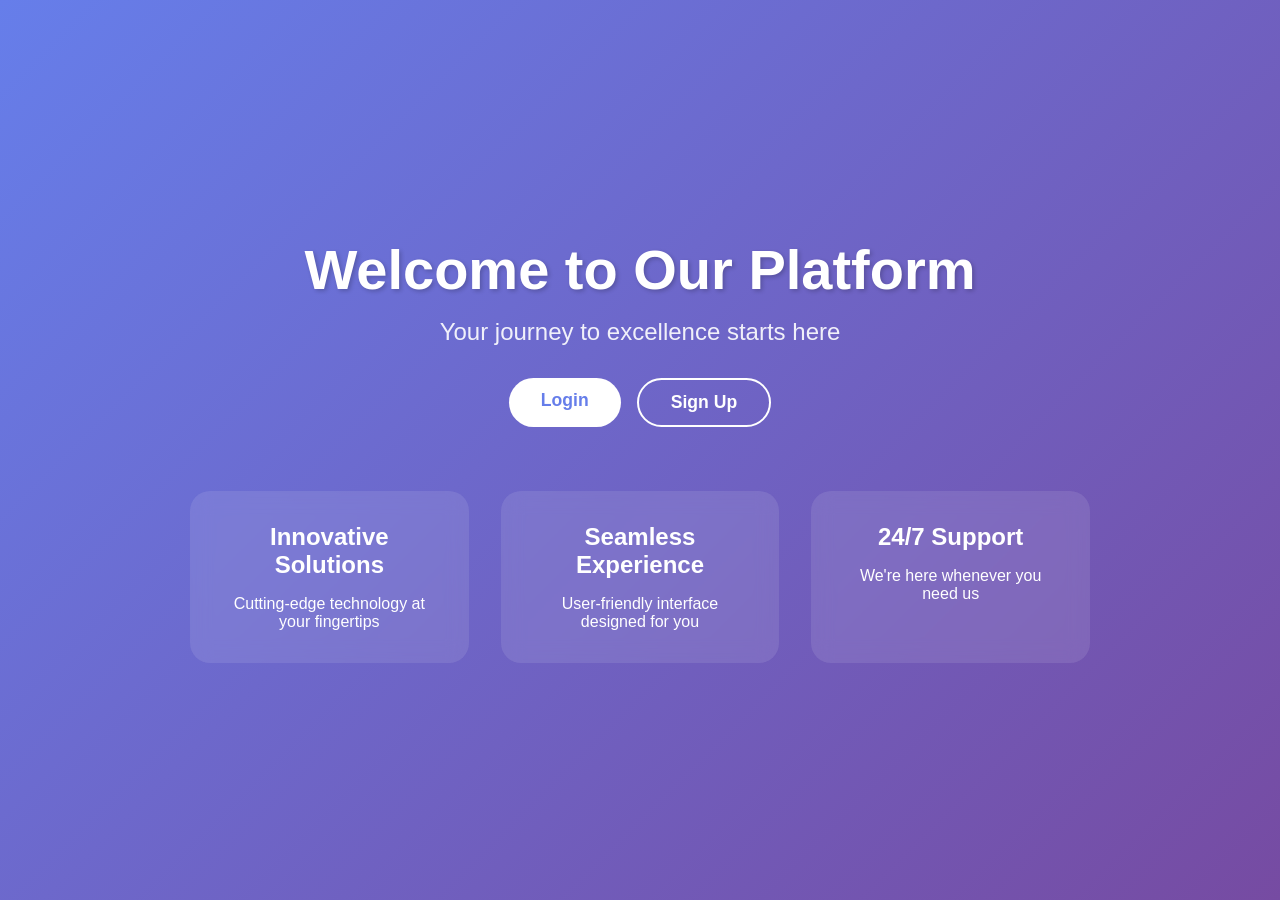
<file: index.html>
<!DOCTYPE html>
<html lang="en">
<head>
    <meta charset="UTF-8">
    <meta name="viewport" content="width=device-width, initial-scale=1.0">
    <title>Welcome</title>
    <link rel="stylesheet" href="styles.css">
</head>
<body>
    <div class="welcome-container">
        <div class="hero-section">
            <h1 class="welcome-title">Welcome to Our Platform</h1>
            <p class="welcome-subtitle">Your journey to excellence starts here</p>
            <div class="cta-buttons">
                <a href="login.html" class="btn btn-primary">Login</a>
                <a href="signup.html" class="btn btn-secondary">Sign Up</a>
            </div>
        </div>
        <div class="features-section">
            <div class="feature-card">
                <h3>Innovative Solutions</h3>
                <p>Cutting-edge technology at your fingertips</p>
            </div>
            <div class="feature-card">
                <h3>Seamless Experience</h3>
                <p>User-friendly interface designed for you</p>
            </div>
            <div class="feature-card">
                <h3>24/7 Support</h3>
                <p>We're here whenever you need us</p>
            </div>
        </div>
    </div>
</body>
</html>
</file>
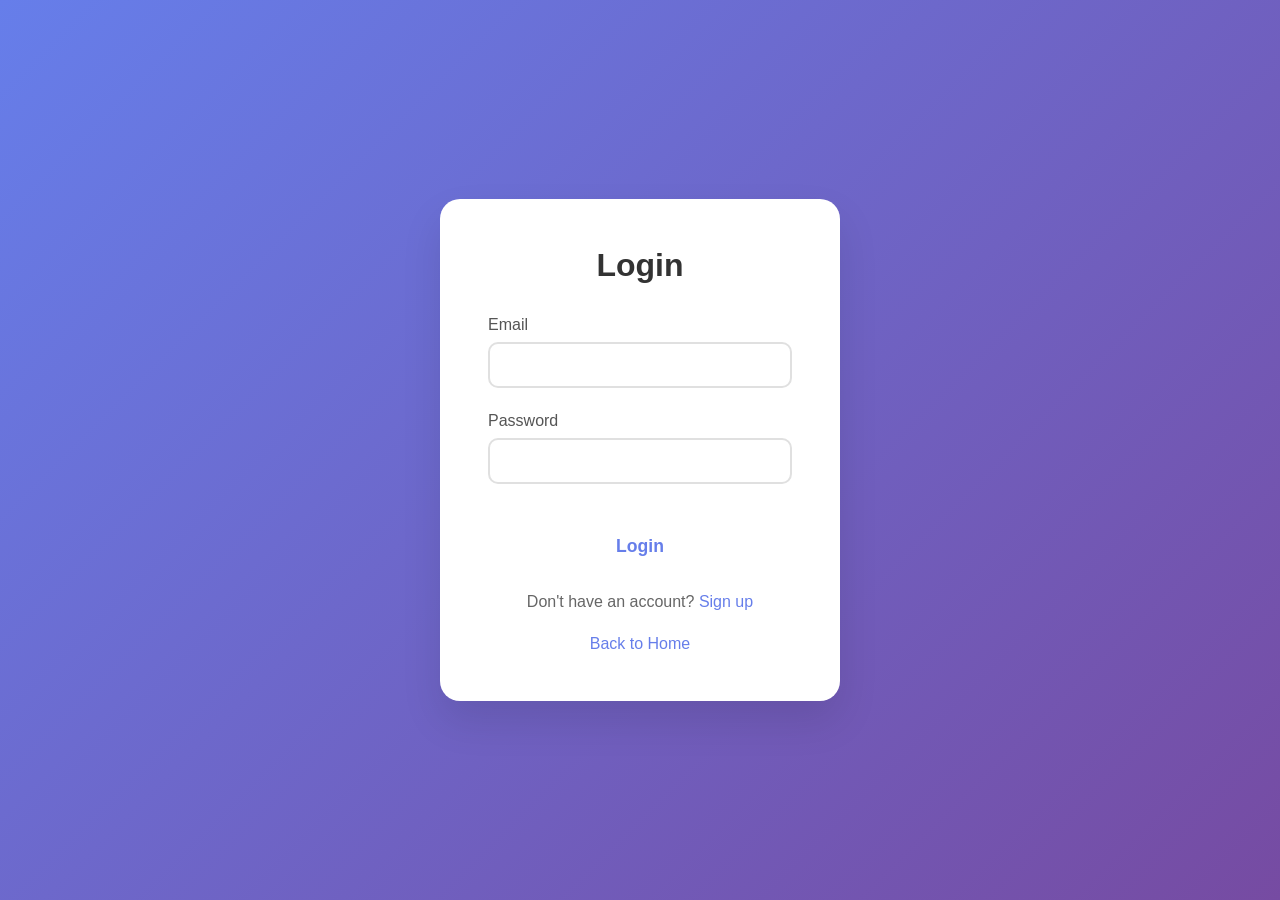
<file: login.html>
<!DOCTYPE html>
<html lang="en">
<head>
    <meta charset="UTF-8">
    <meta name="viewport" content="width=device-width, initial-scale=1.0">
    <title>Login</title>
    <link rel="stylesheet" href="styles.css">
</head>
<body>
    <div class="auth-container">
        <div class="auth-card">
            <h2>Login</h2>
            <form id="loginForm">
                <div class="form-group">
                    <label for="email">Email</label>
                    <input type="email" id="email" name="email" required>
                </div>
                <div class="form-group">
                    <label for="password">Password</label>
                    <input type="password" id="password" name="password" required>
                </div>
                <button type="submit" class="btn btn-primary">Login</button>
            </form>
            <p class="auth-link">Don't have an account? <a href="signup.html">Sign up</a></p>
            <p class="auth-link"><a href="index.html">Back to Home</a></p>
        </div>
    </div>
    <script src="auth.js"></script>
</body>
</html>
</file>
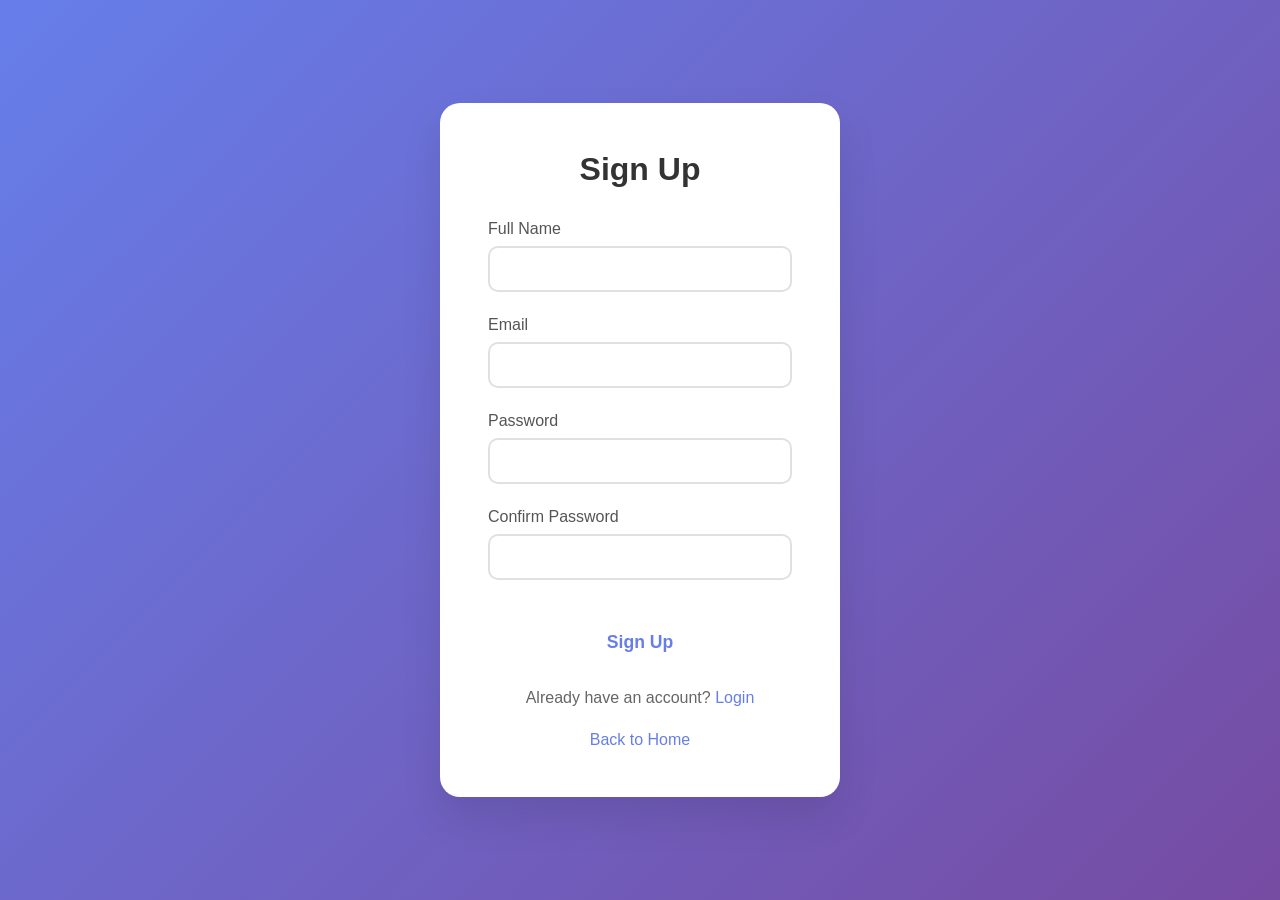
<file: signup.html>
<!DOCTYPE html>
<html lang="en">
<head>
    <meta charset="UTF-8">
    <meta name="viewport" content="width=device-width, initial-scale=1.0">
    <title>Sign Up</title>
    <link rel="stylesheet" href="styles.css">
</head>
<body>
    <div class="auth-container">
        <div class="auth-card">
            <h2>Sign Up</h2>
            <form id="signupForm">
                <div class="form-group">
                    <label for="fullName">Full Name</label>
                    <input type="text" id="fullName" name="fullName" required>
                </div>
                <div class="form-group">
                    <label for="email">Email</label>
                    <input type="email" id="email" name="email" required>
                </div>
                <div class="form-group">
                    <label for="password">Password</label>
                    <input type="password" id="password" name="password" required>
                </div>
                <div class="form-group">
                    <label for="confirmPassword">Confirm Password</label>
                    <input type="password" id="confirmPassword" name="confirmPassword" required>
                </div>
                <button type="submit" class="btn btn-primary">Sign Up</button>
            </form>
            <p class="auth-link">Already have an account? <a href="login.html">Login</a></p>
            <p class="auth-link"><a href="index.html">Back to Home</a></p>
        </div>
    </div>
    <script src="auth.js"></script>
</body>
</html>
</file>
<file: styles.css>
* {
    margin: 0;
    padding: 0;
    box-sizing: border-box;
}

body {
    font-family: -apple-system, BlinkMacSystemFont, 'Segoe UI', Roboto, Oxygen, Ubuntu, sans-serif;
    background: linear-gradient(135deg, #667eea 0%, #764ba2 100%);
    min-height: 100vh;
}

.welcome-container {
    min-height: 100vh;
    display: flex;
    flex-direction: column;
    justify-content: center;
    align-items: center;
    padding: 2rem;
}

.hero-section {
    text-align: center;
    color: white;
    margin-bottom: 4rem;
}

.welcome-title {
    font-size: 3.5rem;
    font-weight: 700;
    margin-bottom: 1rem;
    text-shadow: 2px 2px 4px rgba(0,0,0,0.2);
}

.welcome-subtitle {
    font-size: 1.5rem;
    opacity: 0.9;
    margin-bottom: 2rem;
}

.cta-buttons {
    display: flex;
    gap: 1rem;
    justify-content: center;
}

.btn {
    padding: 12px 32px;
    font-size: 1.1rem;
    border-radius: 50px;
    text-decoration: none;
    transition: all 0.3s ease;
    display: inline-block;
    border: none;
    cursor: pointer;
}

.btn-primary {
    background: white;
    color: #667eea;
    font-weight: 600;
}

.btn-primary:hover {
    transform: translateY(-2px);
    box-shadow: 0 10px 20px rgba(0,0,0,0.2);
}

.btn-secondary {
    background: transparent;
    color: white;
    border: 2px solid white;
    font-weight: 600;
}

.btn-secondary:hover {
    background: white;
    color: #667eea;
}

.features-section {
    display: grid;
    grid-template-columns: repeat(auto-fit, minmax(250px, 1fr));
    gap: 2rem;
    max-width: 900px;
    width: 100%;
}

.feature-card {
    background: rgba(255,255,255,0.1);
    backdrop-filter: blur(10px);
    padding: 2rem;
    border-radius: 20px;
    text-align: center;
    color: white;
    transition: transform 0.3s ease;
}

.feature-card:hover {
    transform: translateY(-5px);
}

.feature-card h3 {
    font-size: 1.5rem;
    margin-bottom: 1rem;
}

.auth-container {
    min-height: 100vh;
    display: flex;
    justify-content: center;
    align-items: center;
    padding: 2rem;
}

.auth-card {
    background: white;
    padding: 3rem;
    border-radius: 20px;
    box-shadow: 0 20px 40px rgba(0,0,0,0.1);
    width: 100%;
    max-width: 400px;
}

.auth-card h2 {
    color: #333;
    margin-bottom: 2rem;
    text-align: center;
    font-size: 2rem;
}

.form-group {
    margin-bottom: 1.5rem;
}

.form-group label {
    display: block;
    color: #555;
    margin-bottom: 0.5rem;
    font-weight: 500;
}

.form-group input {
    width: 100%;
    padding: 12px;
    border: 2px solid #e0e0e0;
    border-radius: 10px;
    font-size: 1rem;
    transition: border-color 0.3s ease;
}

.form-group input:focus {
    outline: none;
    border-color: #667eea;
}

.auth-card .btn {
    width: 100%;
    margin-top: 1rem;
}

.auth-link {
    text-align: center;
    margin-top: 1.5rem;
    color: #666;
}

.auth-link a {
    color: #667eea;
    text-decoration: none;
    font-weight: 500;
}

.auth-link a:hover {
    text-decoration: underline;
}

@media (max-width: 768px) {
    .welcome-title {
        font-size: 2.5rem;
    }
    
    .welcome-subtitle {
        font-size: 1.2rem;
    }
    
    .cta-buttons {
        flex-direction: column;
        width: 100%;
        max-width: 300px;
    }
    
    .btn {
        width: 100%;
    }
}
</file>
